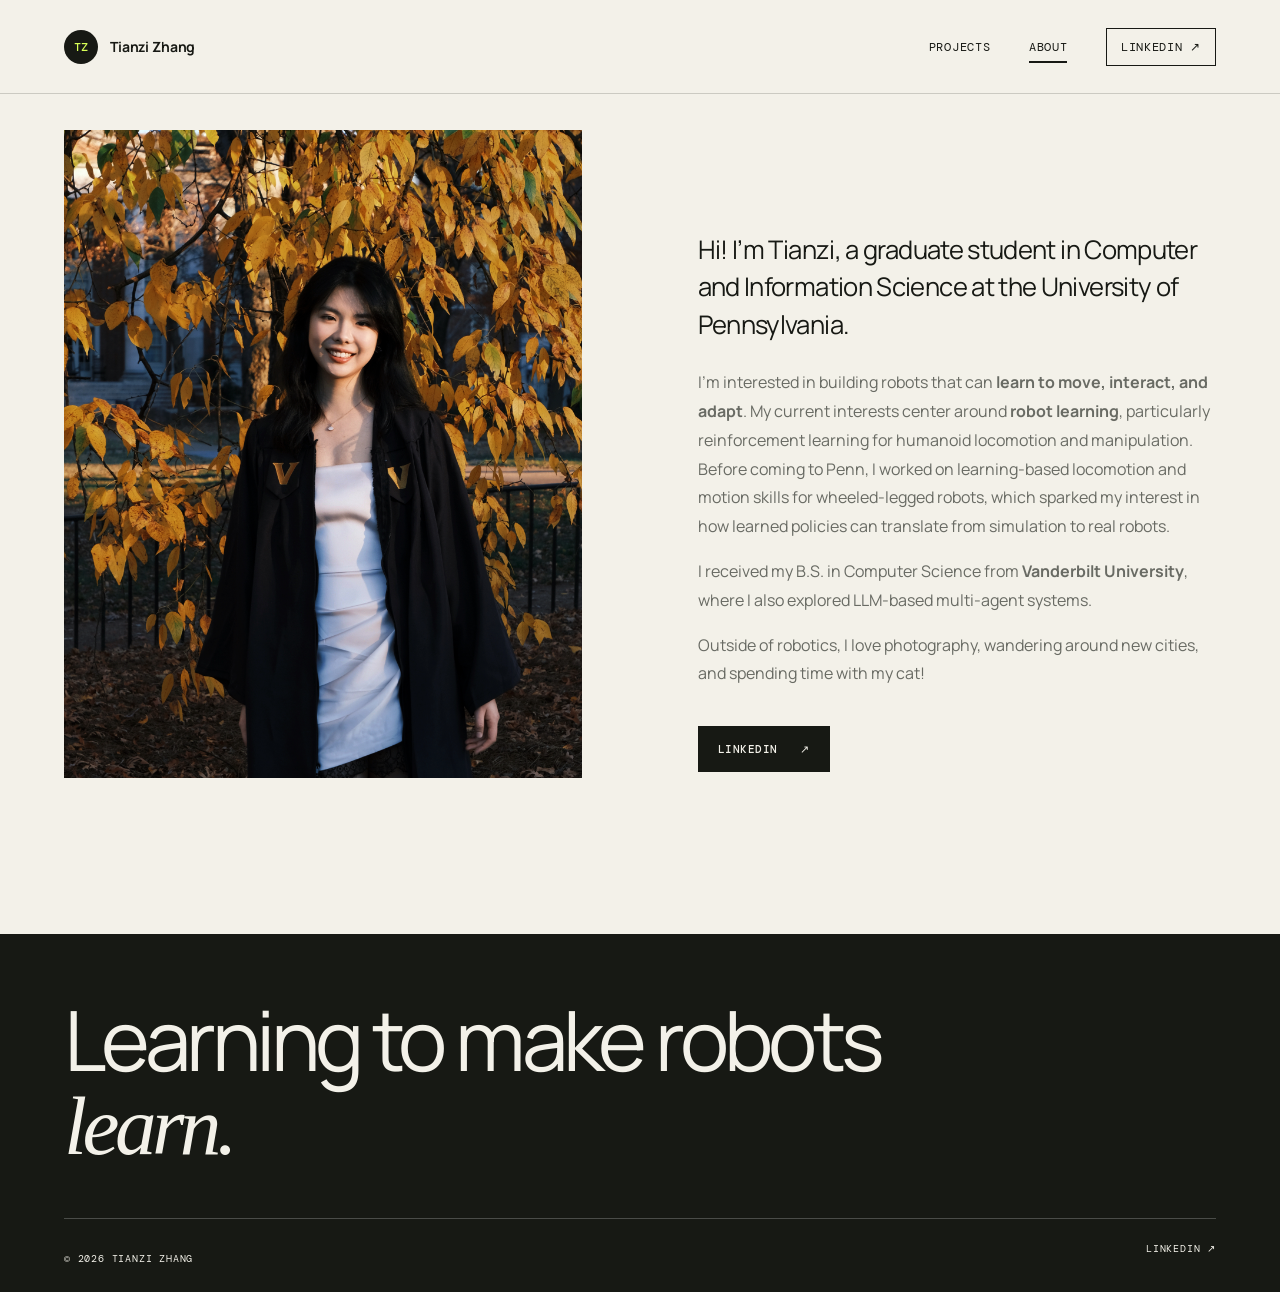
<file: about.html>
<!doctype html>
<html lang="en">
  <head>
    <meta charset="UTF-8" />
    <meta name="viewport" content="width=device-width, initial-scale=1.0" />
    <meta
      name="description"
      content="About Tianzi Zhang, robotics engineer and researcher."
    />
    <title>About — Tianzi Zhang</title>
    <link rel="preconnect" href="https://fonts.googleapis.com" />
    <link rel="preconnect" href="https://fonts.gstatic.com" crossorigin />
    <link
      href="https://fonts.googleapis.com/css2?family=DM+Mono:wght@300;400;500&family=Manrope:wght@400;500;600;700&display=swap"
      rel="stylesheet"
    />
    <link rel="stylesheet" href="styles.css?v=20260826-3" />
  </head>
  <body>
    <header class="site-header">
      <a class="brand" href="index.html"
        ><span class="brand-mark">TZ</span><span>Tianzi Zhang</span></a
      >
      <nav aria-label="Main navigation">
        <a href="index.html">Projects</a
        ><a class="active" href="about.html">About</a
        ><a
          class="nav-github"
          href="https://www.linkedin.com/in/tianzi-zhang-805387255/"
          target="_blank"
          rel="noreferrer"
          >LinkedIn <span>↗</span></a
        >
      </nav>
    </header>
    <main class="about-page">
      <section class="about-hero">
        <figure class="about-portrait">
          <img
            src="me.jpg"
            alt="Portrait of Tianzi Zhang"
            width="1760"
            height="3120"
            decoding="async"
          />
          <figcaption>Tianzi Zhang <span>About me</span></figcaption>
        </figure>
        <div class="about-intro">
          <p class="lead">
            Hi! I’m Tianzi, a graduate student in Computer and Information
            Science at the University of Pennsylvania.
          </p>
          <p>
            I’m interested in building robots that can
            <strong>learn to move, interact, and adapt</strong>. My current
            interests center around <strong>robot learning</strong>,
            particularly reinforcement learning for humanoid locomotion and
            manipulation. Before coming to Penn, I worked on learning-based
            locomotion and motion skills for wheeled-legged robots, which
            sparked my interest in how learned policies can translate from
            simulation to real robots.
          </p>
          <p>
            I received my B.S. in Computer Science from
            <strong>Vanderbilt University</strong>, where I also explored
            LLM-based multi-agent systems.
          </p>
          <p>
            Outside of robotics, I love photography, wandering around new
            cities, and spending time with my cat!
          </p>
          <div class="button-row">
            <a
              class="button primary"
              href="https://www.linkedin.com/in/tianzi-zhang-805387255/"
              target="_blank"
              rel="noreferrer"
              >LinkedIn <span>↗</span></a
            >
          </div>
        </div>
      </section>
    </main>
    <footer>
      <p class="footer-statement">
        Learning to make robots <br /><em>learn.</em>
      </p>
      <div class="footer-meta">
        <p>© <span data-year></span> Tianzi Zhang</p>
        <div>
          <a
            href="https://www.linkedin.com/in/tianzi-zhang-805387255/"
            target="_blank"
            rel="noreferrer"
            >LinkedIn ↗</a
          >
        </div>
      </div>
    </footer>
    <script src="script.js"></script>
  </body>
</html>
</file>
<file: styles.css>
:root {
  --ink: #171914;
  --paper: #f3f1e9;
  --acid: #d8ff57;
  --muted: #696b64;
  --line: rgba(23, 25, 20, 0.18);
  --mono: "DM Mono", monospace;
  --sans: "Manrope", sans-serif;
}
* {
  box-sizing: border-box;
}
html {
  scroll-behavior: smooth;
}
body {
  margin: 0;
  background: var(--paper);
  color: var(--ink);
  font-family: var(--sans);
  -webkit-font-smoothing: antialiased;
}
a {
  color: inherit;
  text-decoration: none;
}
.site-header {
  height: 94px;
  display: flex;
  align-items: center;
  justify-content: space-between;
  padding: 0 clamp(24px, 5vw, 80px);
  border-bottom: 1px solid var(--line);
  position: relative;
  z-index: 5;
}
.brand {
  display: flex;
  align-items: center;
  gap: 12px;
  font-size: 14px;
  font-weight: 700;
  letter-spacing: -0.01em;
}
.brand-mark {
  width: 34px;
  height: 34px;
  display: grid;
  place-items: center;
  background: var(--ink);
  color: var(--acid);
  font: 500 12px var(--mono);
  border-radius: 50%;
}
nav {
  display: flex;
  align-items: center;
  gap: clamp(20px, 3vw, 44px);
  font: 400 12px var(--mono);
  text-transform: uppercase;
  letter-spacing: 0.06em;
}
nav a {
  position: relative;
  padding: 12px 0;
}
nav a.active:after {
  content: "";
  position: absolute;
  left: 0;
  right: 0;
  bottom: 4px;
  height: 2px;
  background: var(--ink);
}
nav .nav-github {
  border: 1px solid var(--ink);
  padding: 10px 14px;
}
.hero {
  min-height: calc(100vh - 94px);
  padding: clamp(90px, 14vh, 160px) clamp(24px, 8vw, 130px) 80px;
  display: flex;
  flex-direction: column;
  justify-content: center;
  position: relative;
  overflow: hidden;
}
.hero:after {
  content: "";
  position: absolute;
  width: 34vw;
  height: 34vw;
  max-width: 520px;
  max-height: 520px;
  border: 1px solid var(--line);
  border-radius: 50%;
  right: -8vw;
  top: 8%;
  box-shadow:
    0 0 0 55px var(--paper),
    0 0 0 56px var(--line),
    0 0 0 110px var(--paper),
    0 0 0 111px var(--line);
  z-index: -1;
}
.eyebrow {
  font: 400 11px var(--mono);
  text-transform: uppercase;
  letter-spacing: 0.14em;
  margin: 0 0 28px;
}
.status-dot {
  display: inline-block;
  width: 8px;
  height: 8px;
  background: #68bd36;
  border-radius: 50%;
  margin-right: 9px;
  box-shadow: 0 0 0 4px rgba(104, 189, 54, 0.15);
}
h1 {
  font-size: clamp(48px, 7.8vw, 118px);
  line-height: 0.96;
  letter-spacing: -0.065em;
  margin: 0;
  font-weight: 500;
}
em {
  font-family: Georgia, serif;
  font-weight: 400;
}
.hero-copy {
  max-width: 570px;
  font-size: clamp(16px, 1.45vw, 21px);
  line-height: 1.65;
  color: var(--muted);
  margin: 42px 0 34px;
}
.text-link {
  font: 500 12px var(--mono);
  text-transform: uppercase;
  letter-spacing: 0.05em;
  border-bottom: 1px solid var(--ink);
  padding-bottom: 8px;
  align-self: flex-start;
}
.text-link span {
  margin-left: 20px;
}
.work {
  padding: 120px clamp(24px, 5vw, 80px);
}
.section-heading {
  display: flex;
  justify-content: space-between;
  align-items: end;
  border-bottom: 1px solid var(--ink);
  padding-bottom: 18px;
  margin-bottom: 64px;
}
.section-heading h2 {
  font-size: 18px;
  margin: 0;
}
.section-heading p {
  font: 11px var(--mono);
  margin: 0;
}
.project-card {
  display: grid;
  grid-template-columns: minmax(0, 1.35fr) minmax(300px, 0.65fr);
  gap: clamp(35px, 6vw, 100px);
  align-items: center;
  padding: 0 0 110px;
}
.project-card.reversed {
  grid-template-columns: minmax(300px, 0.65fr) minmax(0, 1.35fr);
}
.project-card.reversed .project-media {
  order: 2;
}
.project-media {
  height: clamp(240px, 36vw, 503px);
  background: #d9d8d2;
  position: relative;
  overflow: hidden;
}
.project-media video {
  width: 100%;
  height: 100%;
  object-fit: cover;
  display: block;
}
.media-split {
  display: grid;
  grid-template-columns: 1fr 1fr;
  gap: 2px;
  background: var(--paper);
}
.media-label {
  position: absolute;
  left: 18px;
  top: 18px;
  background: var(--acid);
  padding: 8px 11px;
  font: 500 10px var(--mono);
  text-transform: uppercase;
  letter-spacing: 0.08em;
}
.project-info {
  display: grid;
  grid-template-columns: 42px 1fr;
  gap: 18px;
}
.project-number {
  font: 11px var(--mono);
  padding-top: 7px;
}
.project-type {
  font: 10px var(--mono);
  text-transform: uppercase;
  letter-spacing: 0.1em;
  color: var(--muted);
  margin: 0 0 17px;
}
.project-info h3 {
  font-size: clamp(25px, 2.4vw, 40px);
  line-height: 1.15;
  letter-spacing: -0.04em;
  margin: 0 0 24px;
  font-weight: 500;
}
.project-description {
  font-size: 14px;
  line-height: 1.75;
  color: var(--muted);
  max-width: 430px;
}
.tags {
  display: flex;
  flex-wrap: wrap;
  gap: 7px;
  margin-top: 25px;
}
.tags span {
  border: 1px solid var(--line);
  padding: 7px 9px;
  font: 10px var(--mono);
  text-transform: uppercase;
}
footer {
  background: var(--ink);
  color: var(--paper);
  padding: clamp(70px, 10vw, 140px) clamp(24px, 5vw, 80px) 34px;
}
.footer-statement {
  font-size: clamp(42px, 6.5vw, 96px);
  line-height: 1;
  margin: 0 0 100px;
  letter-spacing: -0.055em;
}
.footer-meta {
  display: flex;
  justify-content: space-between;
  border-top: 1px solid rgba(255, 255, 255, 0.22);
  padding-top: 23px;
  font: 10px var(--mono);
  text-transform: uppercase;
  letter-spacing: 0.08em;
}
.footer-meta div {
  display: flex;
  gap: 30px;
}
.about-page {
  padding: 0 clamp(24px, 5vw, 80px) 120px;
}
.about-hero {
  min-height: 720px;
  display: grid;
  grid-template-columns: 1fr 1fr;
  gap: 9vw;
  align-items: center;
}
.about-hero h1 {
  font-size: clamp(50px, 6.5vw, 96px);
}
.about-intro {
  padding-top: 70px;
  max-width: 600px;
}
.about-intro p {
  font-size: 16px;
  line-height: 1.8;
  color: var(--muted);
}
.about-intro .lead {
  font-size: clamp(22px, 2vw, 31px);
  line-height: 1.45;
  color: var(--ink);
  letter-spacing: -0.025em;
}
.button-row {
  display: flex;
  gap: 10px;
  margin-top: 38px;
}
.button {
  border: 1px solid var(--ink);
  padding: 15px 19px;
  font: 500 11px var(--mono);
  text-transform: uppercase;
  letter-spacing: 0.05em;
  display: inline-flex;
  align-items: center;
  gap: 22px;
}
.button.primary {
  background: var(--ink);
  color: var(--paper);
}
.button:hover {
  background: var(--acid);
  color: var(--ink);
}
.focus-grid {
  display: grid;
  grid-template-columns: repeat(3, 1fr);
  border-top: 1px solid var(--ink);
  border-bottom: 1px solid var(--ink);
}
.focus-grid > div {
  padding: 42px 40px 50px 0;
  border-right: 1px solid var(--line);
}
.focus-grid > div + div {
  padding-left: 40px;
}
.focus-grid > div:last-child {
  border: 0;
}
.focus-grid span {
  font: 10px var(--mono);
}
.focus-grid h2 {
  font-size: 24px;
  margin: 42px 0 12px;
}
.focus-grid p {
  font-size: 13px;
  line-height: 1.7;
  color: var(--muted);
  max-width: 260px;
}
.resume-page {
  padding: 70px clamp(24px, 5vw, 80px) 90px;
}
.resume-title {
  display: flex;
  align-items: end;
  justify-content: space-between;
  margin-bottom: 40px;
}
.resume-title h1 {
  font-size: clamp(54px, 7vw, 92px);
}
.resume-title .eyebrow {
  margin-bottom: 16px;
}
.pdf-shell {
  height: calc(200vh - 560px);
  min-height: 1300px;
  border: 1px solid var(--line);
  background: #deddd8;
  padding: 12px;
}
.pdf-shell object {
  width: 100%;
  height: 100%;
  display: block;
}
.pdf-fallback {
  display: grid;
  place-items: center;
  height: 100%;
  align-content: center;
  gap: 15px;
}
@media (max-width: 800px) {
  .site-header {
    height: auto;
    min-height: 80px;
    align-items: flex-start;
    padding-top: 22px;
    padding-bottom: 18px;
  }
  .brand > span:last-child {
    display: none;
  }
  nav {
    gap: 17px;
    flex-wrap: wrap;
    justify-content: flex-end;
  }
  nav .nav-github {
    display: none;
  }
  .hero {
    min-height: 720px;
  }
  .project-card,
  .project-card.reversed {
    grid-template-columns: 1fr;
  }
  .project-card.reversed .project-media {
    order: 0;
  }
  .project-info {
    max-width: 600px;
  }
  .about-hero {
    grid-template-columns: 1fr;
    padding: 100px 0;
    gap: 25px;
  }
  .about-intro {
    padding: 0;
  }
  .focus-grid {
    grid-template-columns: 1fr;
  }
  .focus-grid > div,
  .focus-grid > div + div {
    padding: 32px 0;
    border-right: 0;
    border-bottom: 1px solid var(--line);
  }
  .focus-grid > div:last-child {
    border-bottom: 0;
  }
  .focus-grid h2 {
    margin-top: 20px;
  }
  .resume-title {
    align-items: flex-start;
    gap: 25px;
    flex-direction: column;
  }
  .pdf-shell {
    height: 150vh;
    min-height: 1000px;
  }
  .footer-meta {
    gap: 25px;
    align-items: flex-start;
    flex-direction: column;
  }
}
@media (prefers-reduced-motion: reduce) {
  html {
    scroll-behavior: auto;
  }
  video {
    display: none;
  }
  .project-media {
    background: linear-gradient(135deg, #c6c6bf, #edede7);
  }
}
.about-portrait {
  position: relative;
  width: min(100%, 520px);
  aspect-ratio: 4/5;
  margin: 0 auto;
  overflow: hidden;
  background: #d9d8d2;
  align-self: center;
}
.about-portrait img {
  display: block;
  width: 100%;
  height: 100%;
  object-fit: cover;
  object-position: center 43%;
}
.about-portrait figcaption {
  display: none;
}
@media (max-width: 800px) {
  .about-portrait {
    width: min(100%, 520px);
    justify-self: center;
  }
}

footer {
  width: 100%;
  margin-inline: 0;
  padding-top: clamp(35px, 5vw, 70px);
  padding-bottom: 17px;
}

.footer-statement {
  margin-bottom: 50px;
}

.media-grid-four {
  grid-template-columns: repeat(2, 1fr);
  grid-template-rows: repeat(2, 1fr);
}

.media-grid-four video {
  min-width: 0;
  min-height: 0;
}

.media-stack {
  display: grid;
  grid-template-rows: repeat(2, 1fr);
  gap: 2px;
}

.media-stack video {
  min-width: 0;
  min-height: 0;
}

.media-placeholder {
  display: grid;
  place-items: center;
  background: linear-gradient(135deg, #d9d8d2, #ecebe5);
}

.media-placeholder p {
  margin: 0;
  color: var(--muted);
  font: 400 11px var(--mono);
  text-transform: uppercase;
  letter-spacing: 0.1em;
}

.project-page {
  padding: 0 clamp(24px, 5vw, 80px) 120px;
}

.project-detail-hero {
  padding: clamp(70px, 10vw, 130px) 0 70px;
  border-bottom: 1px solid var(--ink);
}

.back-link {
  display: inline-block;
  margin-bottom: 70px;
  font: 500 11px var(--mono);
  text-transform: uppercase;
  letter-spacing: 0.06em;
}

.project-detail-hero h1 {
  max-width: 1100px;
  font-size: clamp(48px, 7vw, 104px);
}

.project-detail-summary {
  display: grid;
  grid-template-columns: minmax(0, 1fr) minmax(280px, 0.55fr);
  gap: clamp(40px, 8vw, 130px);
  align-items: end;
  margin-top: 48px;
}

.project-detail-summary > p {
  max-width: 760px;
  margin: 0;
  color: var(--muted);
  font-size: clamp(17px, 1.5vw, 22px);
  line-height: 1.65;
}

.confidential-note {
  border-left: 3px solid var(--acid);
  padding-left: 18px;
  font: 400 11px/1.7 var(--mono);
  text-transform: uppercase;
  letter-spacing: 0.04em;
}

.project-feature {
  height: clamp(420px, 62vw, 860px);
  margin: 70px 0 100px;
  overflow: hidden;
  background: #d9d8d2;
}

.project-feature video {
  display: block;
  width: 100%;
  height: 100%;
  object-fit: cover;
}

.project-feature.media-split {
  display: grid;
}

.project-content {
  display: grid;
  grid-template-columns: minmax(190px, 0.35fr) minmax(0, 1fr);
  gap: clamp(55px, 10vw, 160px);
  max-width: 1250px;
  margin: 0 auto;
}

.project-meta {
  margin: 0;
}

.project-meta div {
  padding: 18px 0;
  border-top: 1px solid var(--line);
}

.project-meta div:last-child {
  border-bottom: 1px solid var(--line);
}

.project-meta dt {
  margin-bottom: 8px;
  color: var(--muted);
  font: 400 9px var(--mono);
  text-transform: uppercase;
  letter-spacing: 0.1em;
}

.project-meta dd {
  margin: 0;
  font-size: 13px;
  line-height: 1.6;
}

.project-copy section {
  padding-bottom: 70px;
}

.project-copy h2 {
  margin: 0 0 22px;
  font-size: clamp(28px, 3vw, 44px);
  font-weight: 500;
  letter-spacing: -0.04em;
}

.project-copy p {
  max-width: 760px;
  margin: 0;
  color: var(--muted);
  font-size: 16px;
  line-height: 1.85;
}

.project-next {
  display: flex;
  justify-content: space-between;
  gap: 30px;
  margin-top: 60px;
  padding-top: 30px;
  border-top: 1px solid var(--ink);
  font: 500 11px var(--mono);
  text-transform: uppercase;
  letter-spacing: 0.05em;
}

@media (max-width: 800px) {
  .project-detail-summary,
  .project-content {
    grid-template-columns: 1fr;
  }

  .back-link {
    margin-bottom: 45px;
  }

  .project-feature {
    height: 58vw;
    min-height: 320px;
    margin: 50px 0 70px;
  }
}
</file>
